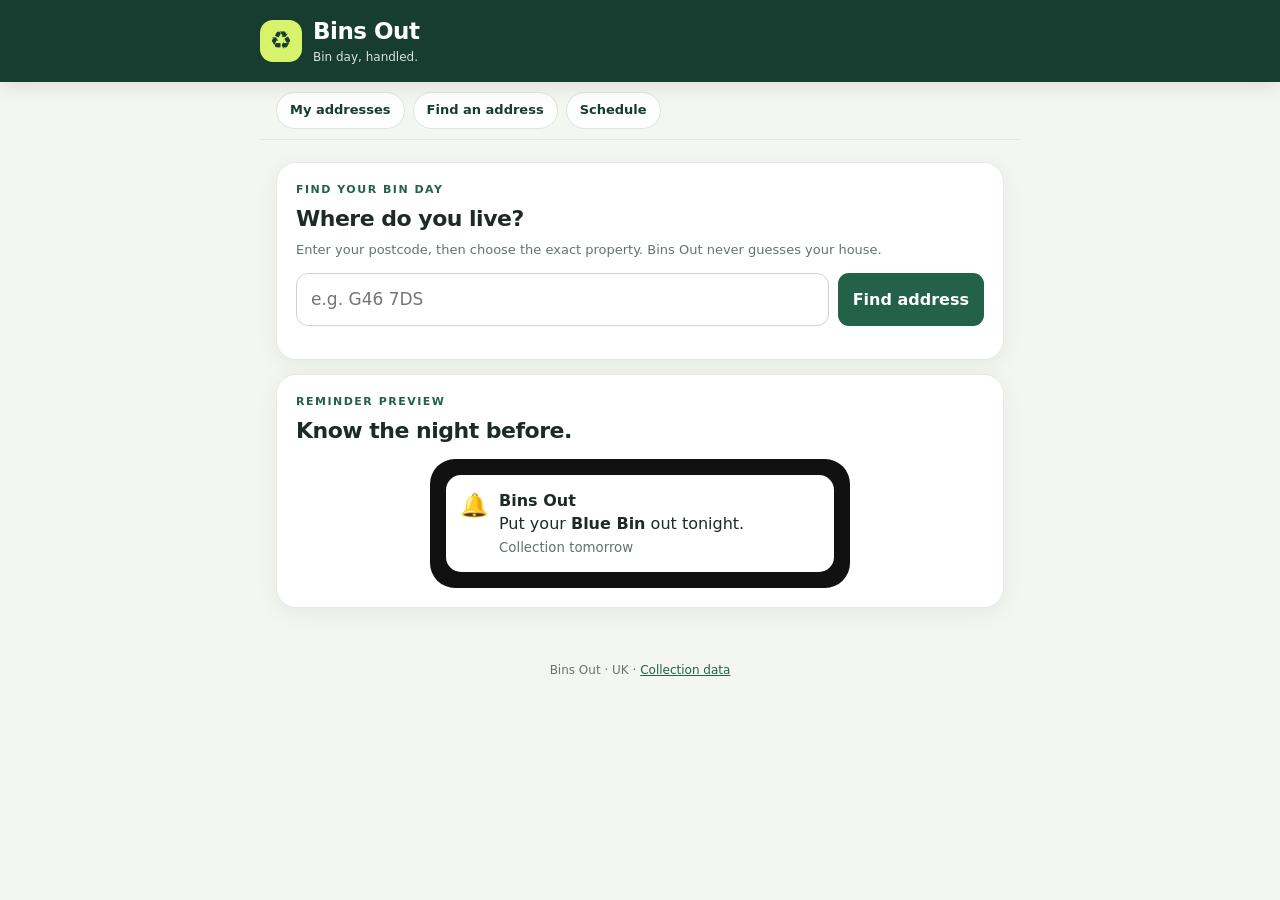
<file: index.html>
<!doctype html>
<html lang="en-GB">
<head>
<meta charset="utf-8">
<meta name="viewport" content="width=device-width,initial-scale=1,viewport-fit=cover">
<meta name="theme-color" content="#173d31">
<meta name="description" content="Bins Out — UK bin collection reminders">
<link rel="manifest" href="manifest.webmanifest">
<link rel="icon" href="icon.svg">
<link rel="stylesheet" href="styles.css">
<title>Bins Out — Bin day, handled.</title>
</head>
<body>
<header class="topbar">
  <div class="brand">
    <span class="brandMark">♻</span>
    <div><h1>Bins Out</h1><p>Bin day, handled.</p></div>
  </div>
  <button id="install" class="ghost hidden">Install</button>
</header>

<nav class="quickNav" aria-label="App navigation">
  <button type="button" data-target="saved">My addresses</button>
  <button type="button" data-target="find">Find an address</button>
  <button type="button" data-target="schedule">Schedule</button>
</nav>

<main>
  <section id="saved" class="card hidden">
    <div class="sectionHead">
      <div><span class="eyebrow">MY HOMES</span><h2>Saved addresses</h2></div>
      <button id="refresh" class="ghost small">Refresh</button>
    </div>
    <p class="muted">Switch between saved homes without losing the other address.</p>
    <div id="savedList"></div>
  </section>

  <section id="find" class="card finder">
    <span class="eyebrow">FIND YOUR BIN DAY</span>
    <h2>Where do you live?</h2>
    <p class="muted">Enter your postcode, then choose the exact property. Bins Out never guesses your house.</p>
    <form id="form">
      <div class="postcodeRow">
        <input id="postcode" autocomplete="postal-code" inputmode="text" placeholder="e.g. G46 7DS" maxlength="8" required>
        <button class="primary">Find address</button>
      </div>
    </form>
    <div id="status" class="status hidden"></div>
    <div id="addresses"></div>
  </section>

  <section id="schedule" class="card hidden">
    <div class="sectionHead scheduleHead">
      <div><span class="eyebrow">YOUR COLLECTIONS</span><h2 id="addressTitle"></h2><p id="council" class="muted"></p></div>
      <button id="save" class="primary small">Save address</button>
    </div>
    <div id="next" class="next"></div>
    <div id="upcoming"></div>
  </section>

  <section class="card reminderCard">
    <span class="eyebrow">REMINDER PREVIEW</span>
    <h2>Know the night before.</h2>
    <div class="phone">
      <div class="notification"><span class="bell">🔔</span><div><b>Bins Out</b><div>Put your <b>Blue Bin</b> out tonight.</div><small>Collection tomorrow</small></div></div>
    </div>
  </section>
</main>

<footer>Bins Out · UK · <a href="https://ukbinday.co.uk/api-docs" target="_blank" rel="noopener">Collection data</a></footer>
<script src="app.js?v=49" defer></script>
<script src="ui.js?v=49" defer></script>
</body>
</html>
</file>
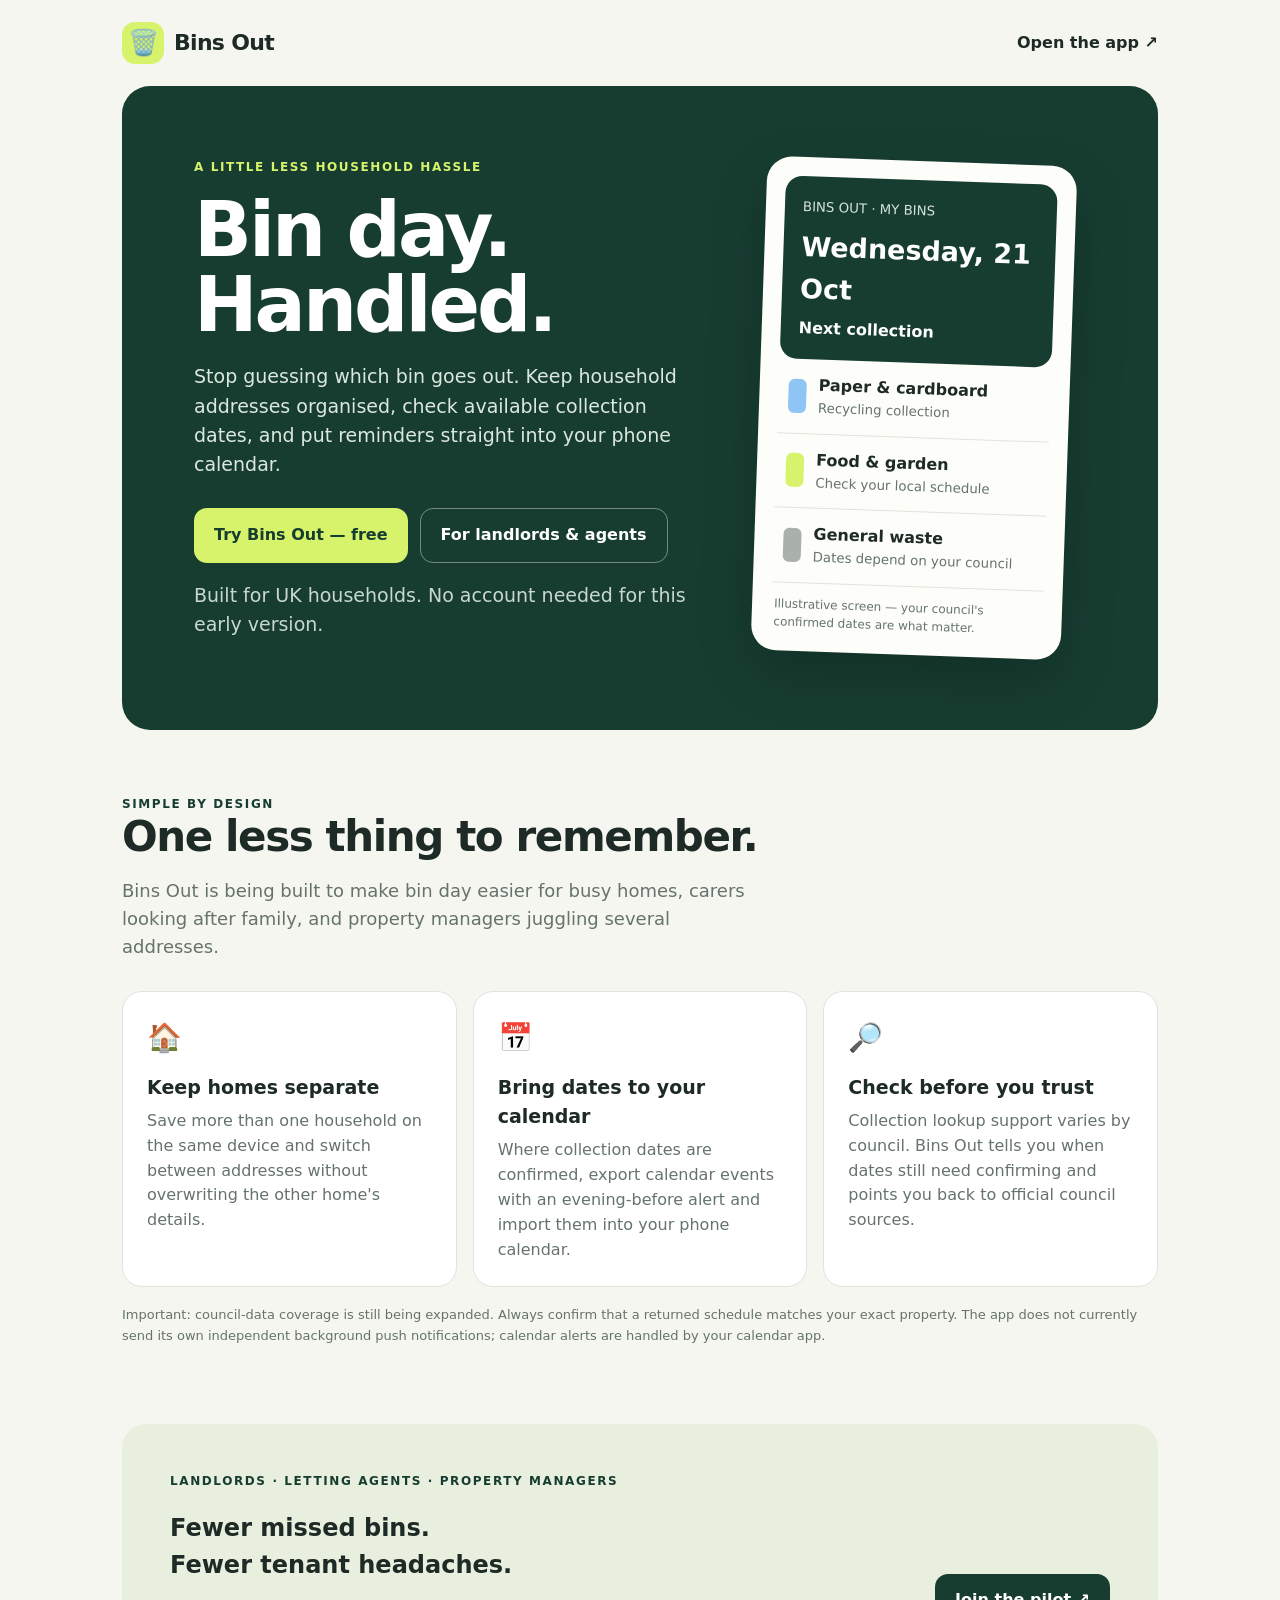
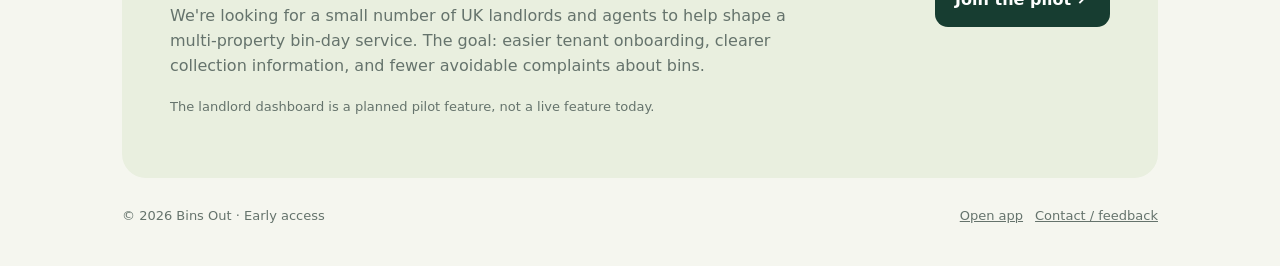
<file: launch.html>
<!doctype html>
<html lang="en">
<head>
<meta charset="utf-8">
<meta name="viewport" content="width=device-width, initial-scale=1">
<meta name="theme-color" content="#173d31">
<meta name="description" content="Bins Out helps UK households keep bin day straight, check available council collection dates, and add evening-before reminders to their phone calendar.">
<meta property="og:title" content="Bins Out — Bin day, handled.">
<meta property="og:description" content="Less guessing. Fewer missed collections. Keep each household's bin dates in one simple place.">
<meta property="og:type" content="website">
<title>Bins Out — Bin day, handled.</title>
<style>
:root{--green:#173d31;--green2:#246149;--lime:#d7f36b;--paper:#f5f6ef;--ink:#1d2a25;--muted:#65736c;--line:#dfe5dc;--white:#fff}
*{box-sizing:border-box}body{margin:0;background:var(--paper);color:var(--ink);font:16px/1.55 system-ui,-apple-system,BlinkMacSystemFont,"Segoe UI",sans-serif}a{color:inherit}.wrap{max-width:1080px;margin:auto;padding:0 22px}.nav{display:flex;align-items:center;justify-content:space-between;padding:22px 0}.brand{display:flex;align-items:center;gap:10px;font-weight:850;font-size:22px;letter-spacing:-.7px}.logo{display:grid;place-items:center;width:42px;height:42px;border-radius:13px;background:var(--lime);color:var(--green);font-size:25px}.nav a{font-weight:700;text-decoration:none}.hero{background:var(--green);color:white;border-radius:28px;padding:clamp(28px,6vw,72px);display:grid;grid-template-columns:1.2fr .8fr;gap:30px;align-items:center;overflow:hidden}.eyebrow{text-transform:uppercase;letter-spacing:1.6px;font-size:12px;font-weight:850;color:var(--lime)}h1{font-size:clamp(42px,7vw,76px);line-height:.99;letter-spacing:-3px;margin:15px 0 20px;max-width:680px}.hero p{font-size:19px;color:#dce8df;max-width:560px}.actions{display:flex;gap:12px;flex-wrap:wrap;margin-top:28px}.btn{display:inline-flex;align-items:center;justify-content:center;padding:14px 20px;border-radius:13px;background:var(--lime);color:var(--green);font-weight:850;text-decoration:none;min-height:50px}.btn.alt{border:1px solid #ffffff66;background:transparent;color:white}.phone{background:#fdfef9;color:var(--ink);border-radius:25px;padding:19px;max-width:310px;width:100%;justify-self:center;box-shadow:0 22px 55px #0003;transform:rotate(2deg)}.phoneTop{background:var(--green);color:white;padding:18px;border-radius:17px}.phoneTop small{color:#d7e4db}.phoneDate{font-size:27px;font-weight:850;margin:7px 0}.bin{display:flex;align-items:center;gap:12px;padding:14px 10px;border-bottom:1px solid var(--line)}.dot{width:18px;height:34px;border-radius:6px;background:#d7f36b;flex-shrink:0}.dot.blue{background:#8ec5f5}.dot.grey{background:#aab1ad}.bin small{display:block;color:var(--muted)}.phoneNote{font-size:12px;color:var(--muted);padding:12px 3px 0}.section{padding:65px 0}.section h2{font-size:clamp(28px,4vw,42px);letter-spacing:-1.4px;line-height:1.08;margin:0 0 13px}.intro{max-width:650px;color:var(--muted);font-size:18px}.features{display:grid;grid-template-columns:repeat(3,1fr);gap:16px;margin-top:30px}.feature{background:white;border:1px solid var(--line);border-radius:20px;padding:24px}.feature .icon{font-size:28px}.feature h3{margin:13px 0 7px;font-size:19px}.feature p{color:var(--muted);margin:0}.band{background:#e9efdf;border-radius:24px;padding:clamp(25px,5vw,48px);display:grid;grid-template-columns:1fr auto;gap:24px;align-items:center}.band p{color:var(--muted);max-width:650px}.band .btn{background:var(--green);color:white}.note{font-size:13px;color:var(--muted);margin-top:18px}.footer{padding:28px 0 40px;color:var(--muted);font-size:13px;display:flex;justify-content:space-between;gap:15px;flex-wrap:wrap}.footer a{margin-left:12px}@media(max-width:760px){.hero{grid-template-columns:1fr}.phone{max-width:320px;margin-top:8px}.features{grid-template-columns:1fr}.band{grid-template-columns:1fr}h1{letter-spacing:-2px}.nav{padding:15px 0}}
</style>
</head>
<body>
<div class="wrap">
<header class="nav"><a class="brand" href="./launch.html" aria-label="Bins Out home"><span class="logo">🗑️</span><span>Bins Out</span></a><a href="./index.html">Open the app ↗</a></header>
<main>
<section class="hero">
<div><div class="eyebrow">A little less household hassle</div><h1>Bin day.<br>Handled.</h1><p>Stop guessing which bin goes out. Keep household addresses organised, check available collection dates, and put reminders straight into your phone calendar.</p><div class="actions"><a class="btn" href="./index.html">Try Bins Out — free</a><a class="btn alt" href="#landlords">For landlords &amp; agents</a></div><p class="note" style="color:#c8d8ce">Built for UK households. No account needed for this early version.</p></div>
<div class="phone" aria-label="Illustration of a bin collection schedule"><div class="phoneTop"><small>BINS OUT · MY BINS</small><div class="phoneDate">Wednesday, 21 Oct</div><strong>Next collection</strong></div><div class="bin"><span class="dot blue"></span><div><strong>Paper &amp; cardboard</strong><small>Recycling collection</small></div></div><div class="bin"><span class="dot"></span><div><strong>Food &amp; garden</strong><small>Check your local schedule</small></div></div><div class="bin"><span class="dot grey"></span><div><strong>General waste</strong><small>Dates depend on your council</small></div></div><div class="phoneNote">Illustrative screen — your council's confirmed dates are what matter.</div></div>
</section>
<section class="section">
<div class="eyebrow" style="color:var(--green)">Simple by design</div><h2>One less thing to remember.</h2><p class="intro">Bins Out is being built to make bin day easier for busy homes, carers looking after family, and property managers juggling several addresses.</p>
<div class="features">
<article class="feature"><div class="icon">🏠</div><h3>Keep homes separate</h3><p>Save more than one household on the same device and switch between addresses without overwriting the other home's details.</p></article>
<article class="feature"><div class="icon">📅</div><h3>Bring dates to your calendar</h3><p>Where collection dates are confirmed, export calendar events with an evening-before alert and import them into your phone calendar.</p></article>
<article class="feature"><div class="icon">🔎</div><h3>Check before you trust</h3><p>Collection lookup support varies by council. Bins Out tells you when dates still need confirming and points you back to official council sources.</p></article>
</div>
<p class="note">Important: council-data coverage is still being expanded. Always confirm that a returned schedule matches your exact property. The app does not currently send its own independent background push notifications; calendar alerts are handled by your calendar app.</p>
</section>
<section class="band" id="landlords"><div><div class="eyebrow" style="color:var(--green)">Landlords · letting agents · property managers</div><h2>Fewer missed bins.<br>Fewer tenant headaches.</h2><p>We're looking for a small number of UK landlords and agents to help shape a multi-property bin-day service. The goal: easier tenant onboarding, clearer collection information, and fewer avoidable complaints about bins.</p><p class="note">The landlord dashboard is a planned pilot feature, not a live feature today.</p></div><a class="btn" href="https://github.com/tickets101010-ux/bins-out/issues/new?title=Landlord%20pilot%20interest&body=I%27m%20interested%20in%20the%20Bins%20Out%20landlord%20pilot.%20Properties%20managed%3A%20">Join the pilot ↗</a></section>
</main>
<footer class="footer"><span>© 2026 Bins Out · Early access</span><span><a href="./index.html">Open app</a><a href="https://github.com/tickets101010-ux/bins-out/issues/new">Contact / feedback</a></span></footer>
</div>
</body>
</html>
</file>
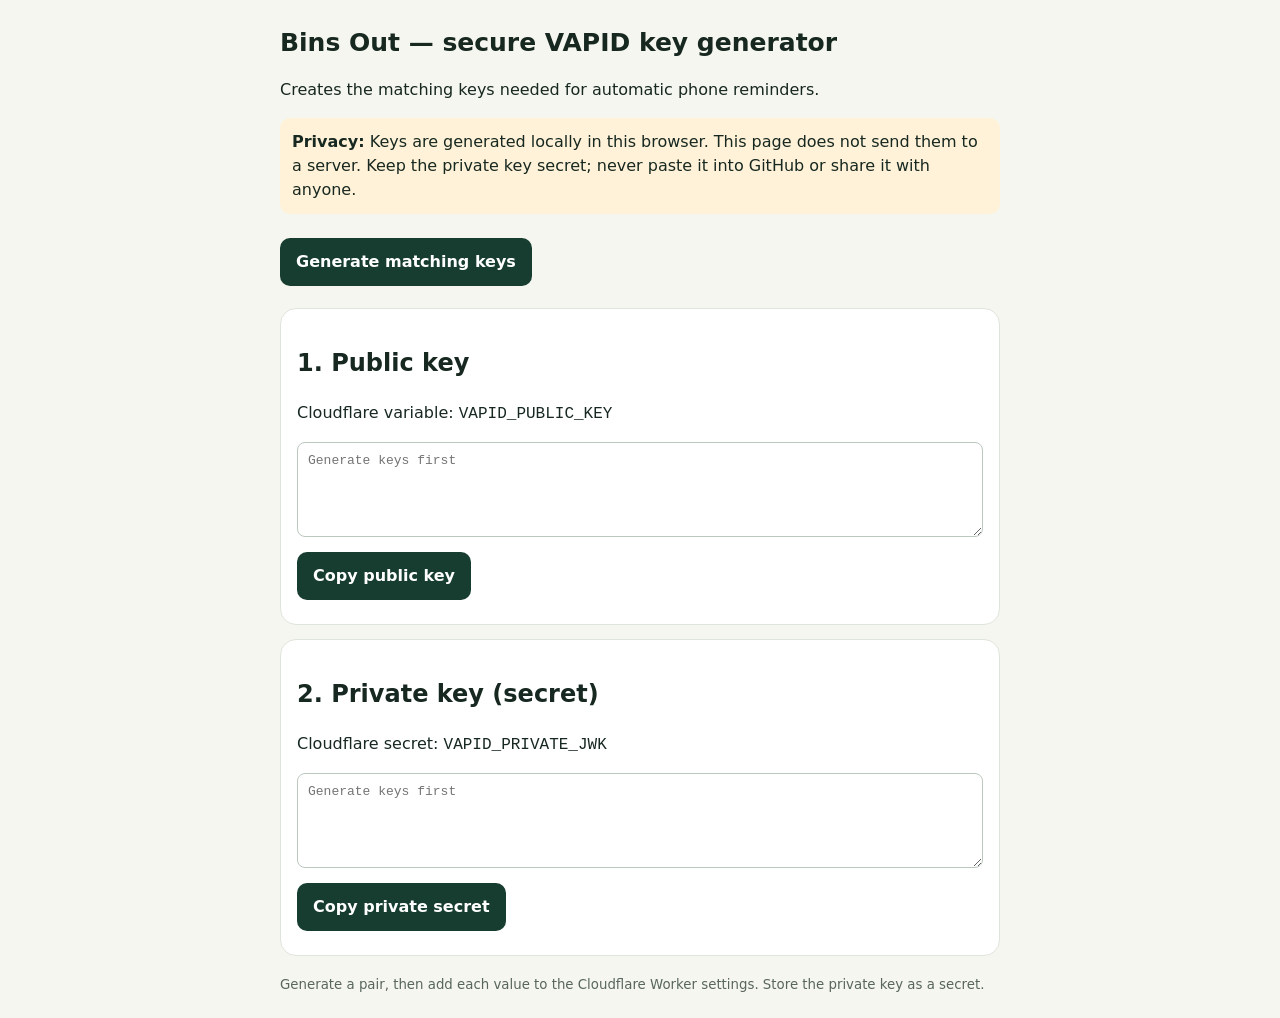
<file: tools/vapid-keygen.html>
<!doctype html>
<html lang="en">
<head>
<meta charset="utf-8">
<meta name="viewport" content="width=device-width,initial-scale=1">
<title>Bins Out — VAPID key generator</title>
<style>
body{font:16px/1.5 system-ui,sans-serif;max-width:720px;margin:24px auto;padding:0 16px;color:#172820;background:#f5f6ef}h1{font-size:25px}section{background:white;border:1px solid #dfe5dc;border-radius:16px;padding:16px;margin:14px 0}button{font:inherit;font-weight:700;padding:12px 16px;border:0;border-radius:10px;background:#173d31;color:white;margin:8px 6px 8px 0}textarea{width:100%;min-height:95px;box-sizing:border-box;font:13px monospace;padding:10px;border:1px solid #bbc8bd;border-radius:8px}small{color:#58665d}.warn{background:#fff2d8;padding:12px;border-radius:10px}
</style>
</head>
<body>
<h1>Bins Out — secure VAPID key generator</h1>
<p>Creates the matching keys needed for automatic phone reminders.</p>
<p class="warn"><strong>Privacy:</strong> Keys are generated locally in this browser. This page does not send them to a server. Keep the private key secret; never paste it into GitHub or share it with anyone.</p>
<button id="generate">Generate matching keys</button>
<section><h2>1. Public key</h2><p>Cloudflare variable: <code>VAPID_PUBLIC_KEY</code></p><textarea id="pub" readonly placeholder="Generate keys first"></textarea><button data-copy="pub">Copy public key</button></section>
<section><h2>2. Private key (secret)</h2><p>Cloudflare secret: <code>VAPID_PRIVATE_JWK</code></p><textarea id="priv" readonly placeholder="Generate keys first"></textarea><button data-copy="priv">Copy private secret</button></section>
<p id="status" role="status"><small>Generate a pair, then add each value to the Cloudflare Worker settings. Store the private key as a secret.</small></p>
<script>
function base64url(buffer){let binary='';for(const byte of new Uint8Array(buffer))binary+=String.fromCharCode(byte);return btoa(binary).replaceAll('=','').replaceAll('+','-').replaceAll('/','_');}
document.getElementById('generate').addEventListener('click',async()=>{try{const pair=await crypto.subtle.generateKey({name:'ECDSA',namedCurve:'P-256'},true,['sign','verify']);const jwk=await crypto.subtle.exportKey('jwk',pair.privateKey);const raw=await crypto.subtle.exportKey('raw',pair.publicKey);document.getElementById('pub').value=base64url(raw);document.getElementById('priv').value=JSON.stringify({kty:jwk.kty,crv:jwk.crv,x:jwk.x,y:jwk.y,d:jwk.d});document.getElementById('status').textContent='Keys generated in this browser. Copy both values now; refreshing will not recover this pair.';}catch(e){document.getElementById('status').textContent='Could not generate keys in this browser: '+e.message;}});
document.querySelectorAll('[data-copy]').forEach(b=>b.addEventListener('click',async()=>{const el=document.getElementById(b.dataset.copy);if(!el.value)return;try{await navigator.clipboard.writeText(el.value);document.getElementById('status').textContent=b.dataset.copy==='priv'?'Private key copied. Paste it only into the Cloudflare secret field.':'Public key copied.';}catch(e){el.focus();el.select();document.getElementById('status').textContent='Text selected. Use Copy from your keyboard menu.';}}));
</script>
</body></html>
</file>
<file: styles.css>
*{box-sizing:border-box}
:root{--green:#173d31;--green2:#246149;--lime:#d7f36b;--paper:#f4f6f1;--ink:#1d2a25;--muted:#66736d;--line:#dce4dd;--white:#fff}
html{scroll-behavior:smooth}
body{margin:0;background:var(--paper);color:var(--ink);font:16px/1.45 system-ui,-apple-system,BlinkMacSystemFont,"Segoe UI",Roboto,Arial,sans-serif}
button,input{font:inherit}button{cursor:pointer}
.topbar{background:var(--green);color:#fff;padding:15px max(16px,calc((100% - 760px)/2));display:flex;justify-content:space-between;align-items:center;position:sticky;top:0;z-index:20;box-shadow:0 4px 18px #173d3120}
.brand{display:flex;align-items:center;gap:11px}.brandMark{display:grid;place-items:center;width:42px;height:42px;border-radius:13px;background:var(--lime);color:var(--green);font-size:25px}.brand h1{margin:0;font-size:23px;letter-spacing:-.5px}.brand p{margin:1px 0 0;color:#d6e4dc;font-size:12px}
.quickNav{position:sticky;top:72px;z-index:15;display:flex;gap:8px;max-width:760px;margin:0 auto;padding:10px 16px;background:var(--paper);overflow-x:auto;border-bottom:1px solid #e1e7e2}
.quickNav button{white-space:nowrap;border:1px solid var(--line);background:#fff;color:var(--green);border-radius:999px;padding:8px 13px;font-weight:800;font-size:13px}.quickNav button.active{background:var(--green);color:#fff;border-color:var(--green)}
main{max-width:760px;margin:auto;padding:16px 16px 30px}.card{background:#fff;border:1px solid #e5eae6;border-radius:20px;padding:19px;margin-bottom:14px;box-shadow:0 5px 22px #173d3110}
.eyebrow{display:block;color:var(--green2);font-size:11px;font-weight:900;letter-spacing:1.5px;margin-bottom:5px}h2{margin:0 0 7px;font-size:22px;letter-spacing:-.5px}.muted{color:var(--muted);font-size:13px;margin:0 0 13px}
.sectionHead{display:flex;justify-content:space-between;gap:12px;align-items:flex-start}.ghost{border:1px solid #cbd6cf;background:#fff;color:var(--green);border-radius:10px;padding:9px 12px;font-weight:800}.small{padding:8px 11px;font-size:12px}.primary{border:0;background:var(--green2);color:#fff;border-radius:11px;padding:12px 15px;font-weight:850}.hidden{display:none!important}
.postcodeRow{display:flex;gap:9px}.postcodeRow input{flex:1;min-width:0;border:1px solid #cbd6cf;border-radius:12px;padding:13px 14px;font-size:17px;outline:none}.postcodeRow input:focus{border-color:var(--green2);box-shadow:0 0 0 3px #d7f36b66}.postcodeRow .primary{white-space:nowrap}
.status{margin-top:12px;padding:12px;border-radius:12px;background:#eef6f0;font-size:14px}.status.error{background:#fff0ef;color:#8b2d24}
#addresses{margin-top:14px}.address{width:100%;border:1px solid #d9e2dc;background:#fff;border-radius:14px;padding:14px;text-align:left;display:flex;justify-content:space-between;gap:12px;align-items:center;margin:8px 0;color:var(--ink);box-shadow:0 2px 7px #173d3108}.address span{font-weight:800}.address small{color:var(--muted)}.address.selected{border-color:#78b995;background:#f0f8f2;box-shadow:0 0 0 3px #d7f36b55}.address.selected small{color:var(--green2);font-weight:900}
.next{margin-top:14px}.next .bin{background:var(--green);color:#fff;border:0;border-radius:18px;padding:20px;min-height:120px;display:flex;flex-direction:column;justify-content:center}.next .bin b{font-size:12px;text-transform:uppercase;letter-spacing:1px;color:#d7f36b}.next .bin strong{font-size:28px;line-height:1.1;margin:4px 0}.next .bin small{color:#dce8df;font-size:14px}
#upcoming h3{margin:20px 0 8px;font-size:15px}.eventRow{display:flex;align-items:center;gap:12px;padding:13px 2px;border-bottom:1px solid #edf1ee}.eventDate{min-width:82px;font-weight:900;color:var(--green)}.eventName{font-weight:750}.eventCouncil{font-size:12px;color:var(--muted)}
.savedCard{display:flex;align-items:center;gap:12px;border:1px solid #e0e6e1;border-radius:15px;padding:12px;margin:8px 0;background:#fbfcfa}.savedBadge{min-width:62px;text-align:center;border-radius:10px;background:var(--green);color:#fff;padding:7px 6px;font-size:11px;font-weight:900;text-transform:uppercase}.savedInfo{flex:1;min-width:0}.savedInfo strong{display:block;white-space:nowrap;overflow:hidden;text-overflow:ellipsis}.savedInfo small{display:block;color:var(--muted);margin-top:2px}.savedActions{display:flex;gap:6px}.savedActions button{white-space:nowrap}
.reminderCard .phone{max-width:420px;margin:12px auto 0;background:#111;border-radius:25px;padding:16px}.notification{background:#fff;border-radius:15px;padding:14px;display:flex;gap:10px}.bell{font-size:23px}.notification small{color:var(--muted)}
footer{text-align:center;padding:10px 16px 30px;color:#68736d;font-size:12px}footer a{color:var(--green2)}
@media(max-width:560px){.postcodeRow{flex-direction:column}.postcodeRow .primary{width:100%}.quickNav{top:72px}.sectionHead{align-items:flex-start}.scheduleHead .primary{margin-top:4px}.eventDate{min-width:76px}}
@media(min-width:561px){main{padding-top:22px}}
</file>
